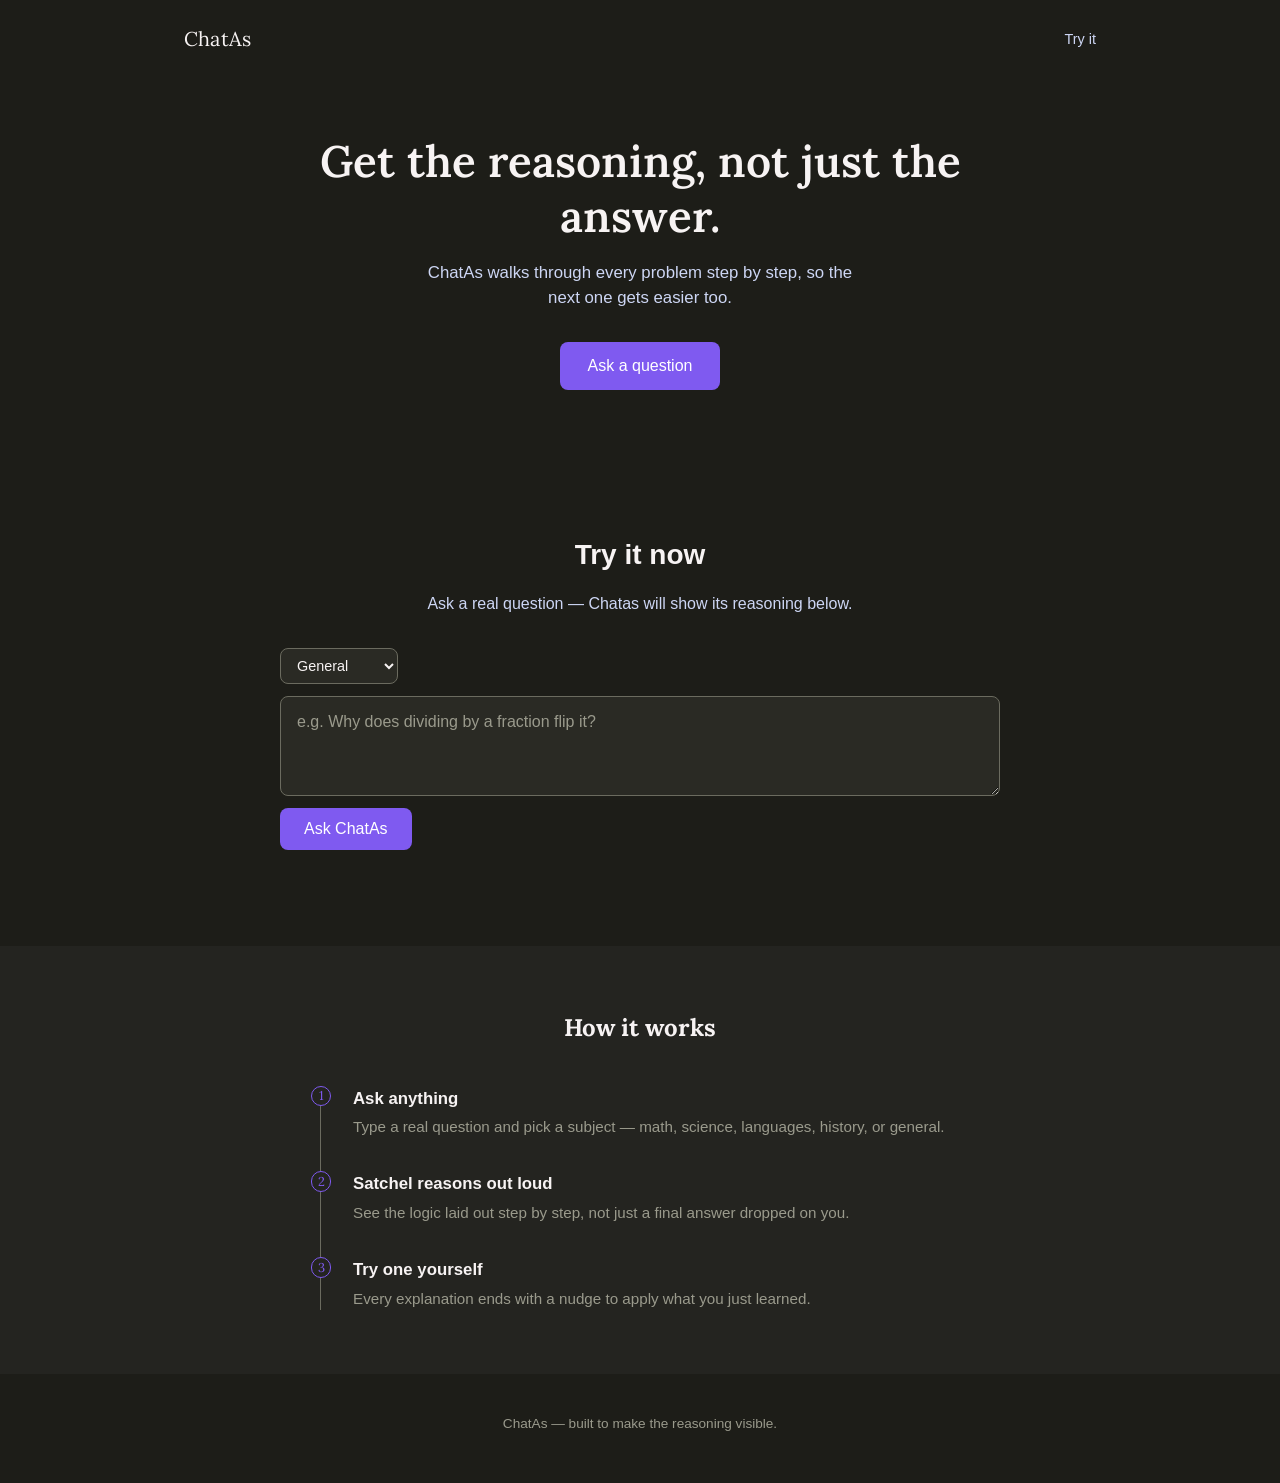
<file: index.html>
<!DOCTYPE html>
<html lang="en">
<head>
<meta charset="UTF-8">
<meta name="viewport" content="width=device-width, initial-scale=1">
<title>ChatAs — get the reasoning, not just the answer</title>
<meta name="description" content="Satchel walks through every problem step by step, so the next one gets easier too.">
<link rel="preconnect" href="https://fonts.googleapis.com">
<link rel="preconnect" href="https://fonts.gstatic.com" crossorigin>
<link href="https://fonts.googleapis.com/css2?family=Lora:wght@500;600&display=swap" rel="stylesheet">
<link rel="stylesheet" href="style2.css">
</head>
<body>

<header class="site-header">
  <div class="logo">ChatAs</div>
  <nav><a href="#try">Try it</a></nav>
</header>

<main>

  <section class="hero">
    <h1>Get the reasoning, not just the answer.</h1>
    <p>ChatAs walks through every problem step by step, so the next one gets easier too.</p>
    <a class="hero-cta" href="#try">Ask a question</a>
  </section>

  <section id="try" class="try-it">
    <div class="try-container">
      <h2>Try it now</h2>
      <p class="try-subhead">Ask a real question — Chatas will show its reasoning below.</p>

      <form id="ask-form" class="ask-form">
        <select id="subject-select" class="subject-select" aria-label="Subject">
          <option value="general">General</option>
          <option value="math">Math</option>
          <option value="science">Science</option>
          <option value="languages">Languages</option>
          <option value="history">History</option>
        </select>

        <textarea
          id="question-input"
          class="question-input"
          placeholder="e.g. Why does dividing by a fraction flip it?"
          maxlength="1500"
          required
        ></textarea>

        <button type="submit" class="ask-submit">Ask ChatAs</button>
      </form>

      <div id="chat-output" class="chat-mock" aria-live="polite"></div>
    </div>
  </section>

  <section class="how">
    <div class="how-container">
      <h2>How it works</h2>
      <ol class="how-steps">
        <li>
          <span class="num">1</span>
          <h3>Ask anything</h3>
          <p>Type a real question and pick a subject — math, science, languages, history, or general.</p>
        </li>
        <li>
          <span class="num">2</span>
          <h3>Satchel reasons out loud</h3>
          <p>See the logic laid out step by step, not just a final answer dropped on you.</p>
        </li>
        <li>
          <span class="num">3</span>
          <h3>Try one yourself</h3>
          <p>Every explanation ends with a nudge to apply what you just learned.</p>
        </li>
      </ol>
    </div>
  </section>

</main>

<footer class="site-footer">
  ChatAs — built to make the reasoning visible.
</footer>

<script>
(function () {
  // Your live backend on Render.
  const API_URL = "https://chatas-backend-an0u.onrender.com/api/ask";

  const form = document.getElementById("ask-form");
  const input = document.getElementById("question-input");
  const subjectSelect = document.getElementById("subject-select");
  const output = document.getElementById("chat-output");
  const submitBtn = form.querySelector(".ask-submit");

  form.addEventListener("submit", async function (e) {
    e.preventDefault();
    const question = input.value.trim();
    if (!question) return;

    appendUserBubble(question);
    input.value = "";
    submitBtn.disabled = true;
    submitBtn.textContent = "Thinking…";

    const loadingEl = appendLoadingBubble();

    try {
      const res = await fetch(API_URL, {
        method: "POST",
        headers: { "Content-Type": "application/json" },
        body: JSON.stringify({
          question: question,
          subject: subjectSelect.value,
        }),
      });

      if (!res.ok) {
        const errBody = await res.json().catch(() => ({}));
        throw new Error(errBody.detail || "Request failed");
      }

      const data = await res.json();
      loadingEl.remove();
      appendBotBubble(data);
    } catch (err) {
      loadingEl.remove();
      appendErrorBubble();
      console.error("Ask request failed:", err);
    } finally {
      submitBtn.disabled = false;
      submitBtn.textContent = "Ask Satchel";
    }
  });

  function appendUserBubble(text) {
    const div = document.createElement("div");
    div.className = "chat-bubble user-bubble";
    const p = document.createElement("p");
    p.textContent = text;
    div.appendChild(p);
    output.appendChild(div);
    output.scrollTop = output.scrollHeight;
  }

  function makeBotShell(introText) {
    const div = document.createElement("div");
    div.className = "chat-bubble bot-bubble";

    const label = document.createElement("div");
    label.className = "bot-label";
    const span = document.createElement("span");
    span.textContent = "Satchel";
    label.appendChild(span);
    div.appendChild(label);

    const intro = document.createElement("p");
    intro.className = "bot-intro";
    intro.textContent = introText;
    div.appendChild(intro);

    return div;
  }

  function appendLoadingBubble() {
    const div = makeBotShell("Thinking through it…");
    output.appendChild(div);
    output.scrollTop = output.scrollHeight;
    return div;
  }

  function appendBotBubble(data) {
    const div = makeBotShell(data.intro || "Here's the reasoning:");

    if (Array.isArray(data.steps) && data.steps.length) {
      const ol = document.createElement("ol");
      ol.className = "reasoning-steps";
      data.steps.forEach(function (step) {
        const li = document.createElement("li");
        li.textContent = step;
        ol.appendChild(li);
      });
      div.appendChild(ol);
    }

    if (data.followup) {
      const followup = document.createElement("p");
      followup.className = "bot-followup";
      followup.textContent = data.followup;
      div.appendChild(followup);
    }

    output.appendChild(div);
    output.scrollTop = output.scrollHeight;
  }

  function appendErrorBubble() {
    const div = makeBotShell(
      "Something went wrong reaching the server — please try again in a moment."
    );
    output.appendChild(div);
    output.scrollTop = output.scrollHeight;
  }
})();
</script>

</body>
</html>
</file>
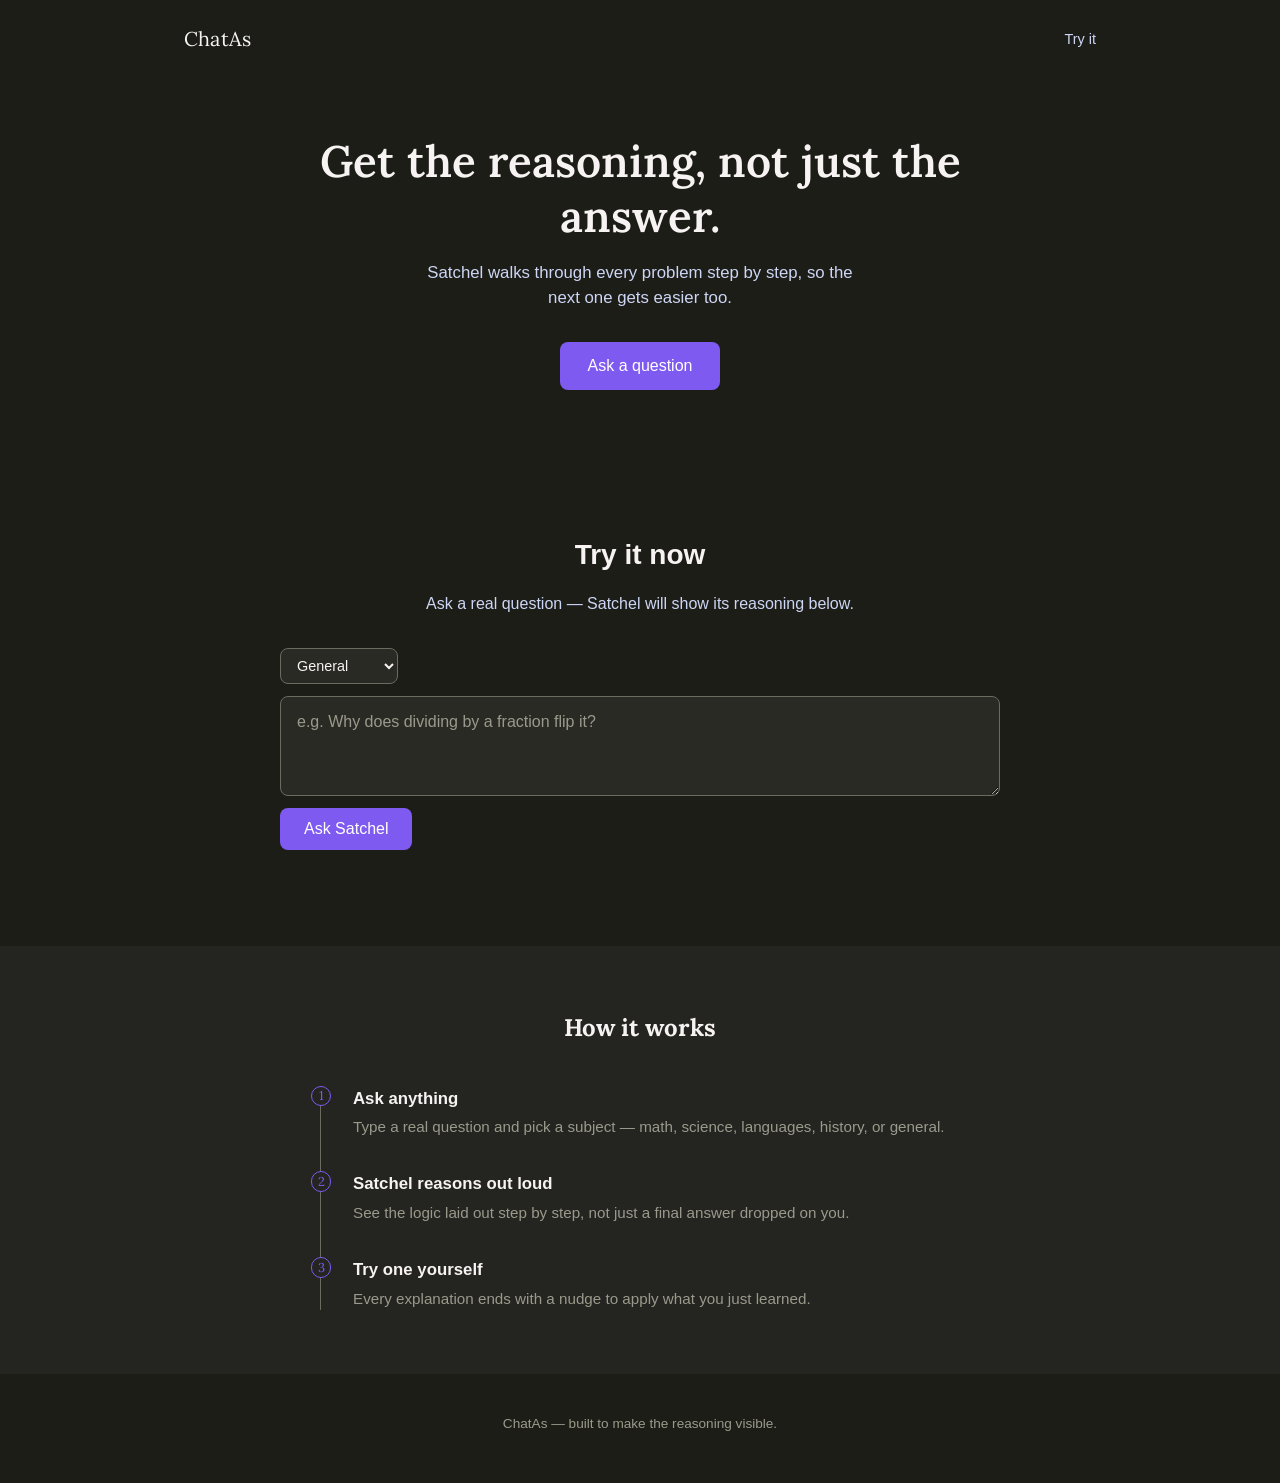
<file: index (1).html>
<!DOCTYPE html>
<html lang="en">
<head>
<meta charset="UTF-8">
<meta name="viewport" content="width=device-width, initial-scale=1">
<title>ChatAs — get the reasoning, not just the answer</title>
<meta name="description" content="Satchel walks through every problem step by step, so the next one gets easier too.">
<link rel="preconnect" href="https://fonts.googleapis.com">
<link rel="preconnect" href="https://fonts.gstatic.com" crossorigin>
<link href="https://fonts.googleapis.com/css2?family=Lora:wght@500;600&display=swap" rel="stylesheet">
<link rel="stylesheet" href="style2.css">
</head>
<body>

<header class="site-header">
  <div class="logo">ChatAs</div>
  <nav><a href="#try">Try it</a></nav>
</header>

<main>

  <section class="hero">
    <h1>Get the reasoning, not just the answer.</h1>
    <p>Satchel walks through every problem step by step, so the next one gets easier too.</p>
    <a class="hero-cta" href="#try">Ask a question</a>
  </section>

  <section id="try" class="try-it">
    <div class="try-container">
      <h2>Try it now</h2>
      <p class="try-subhead">Ask a real question — Satchel will show its reasoning below.</p>

      <form id="ask-form" class="ask-form">
        <select id="subject-select" class="subject-select" aria-label="Subject">
          <option value="general">General</option>
          <option value="math">Math</option>
          <option value="science">Science</option>
          <option value="languages">Languages</option>
          <option value="history">History</option>
        </select>

        <textarea
          id="question-input"
          class="question-input"
          placeholder="e.g. Why does dividing by a fraction flip it?"
          maxlength="1500"
          required
        ></textarea>

        <button type="submit" class="ask-submit">Ask Satchel</button>
      </form>

      <div id="chat-output" class="chat-mock" aria-live="polite"></div>
    </div>
  </section>

  <section class="how">
    <div class="how-container">
      <h2>How it works</h2>
      <ol class="how-steps">
        <li>
          <span class="num">1</span>
          <h3>Ask anything</h3>
          <p>Type a real question and pick a subject — math, science, languages, history, or general.</p>
        </li>
        <li>
          <span class="num">2</span>
          <h3>Satchel reasons out loud</h3>
          <p>See the logic laid out step by step, not just a final answer dropped on you.</p>
        </li>
        <li>
          <span class="num">3</span>
          <h3>Try one yourself</h3>
          <p>Every explanation ends with a nudge to apply what you just learned.</p>
        </li>
      </ol>
    </div>
  </section>

</main>

<footer class="site-footer">
  ChatAs — built to make the reasoning visible.
</footer>

<script>
(function () {
  // Your live backend on Render.
  const API_URL = "https://chatas-backend-an0u.onrender.com/api/ask";

  const form = document.getElementById("ask-form");
  const input = document.getElementById("question-input");
  const subjectSelect = document.getElementById("subject-select");
  const output = document.getElementById("chat-output");
  const submitBtn = form.querySelector(".ask-submit");

  form.addEventListener("submit", async function (e) {
    e.preventDefault();
    const question = input.value.trim();
    if (!question) return;

    appendUserBubble(question);
    input.value = "";
    submitBtn.disabled = true;
    submitBtn.textContent = "Thinking…";

    const loadingEl = appendLoadingBubble();

    try {
      const res = await fetch(API_URL, {
        method: "POST",
        headers: { "Content-Type": "application/json" },
        body: JSON.stringify({
          question: question,
          subject: subjectSelect.value,
        }),
      });

      if (!res.ok) {
        const errBody = await res.json().catch(() => ({}));
        throw new Error(errBody.detail || "Request failed");
      }

      const data = await res.json();
      loadingEl.remove();
      appendBotBubble(data);
    } catch (err) {
      loadingEl.remove();
      appendErrorBubble();
      console.error("Ask request failed:", err);
    } finally {
      submitBtn.disabled = false;
      submitBtn.textContent = "Ask Satchel";
    }
  });

  function appendUserBubble(text) {
    const div = document.createElement("div");
    div.className = "chat-bubble user-bubble";
    const p = document.createElement("p");
    p.textContent = text;
    div.appendChild(p);
    output.appendChild(div);
    output.scrollTop = output.scrollHeight;
  }

  function makeBotShell(introText) {
    const div = document.createElement("div");
    div.className = "chat-bubble bot-bubble";

    const label = document.createElement("div");
    label.className = "bot-label";
    const span = document.createElement("span");
    span.textContent = "Satchel";
    label.appendChild(span);
    div.appendChild(label);

    const intro = document.createElement("p");
    intro.className = "bot-intro";
    intro.textContent = introText;
    div.appendChild(intro);

    return div;
  }

  function appendLoadingBubble() {
    const div = makeBotShell("Thinking through it…");
    output.appendChild(div);
    output.scrollTop = output.scrollHeight;
    return div;
  }

  function appendBotBubble(data) {
    const div = makeBotShell(data.intro || "Here's the reasoning:");

    if (Array.isArray(data.steps) && data.steps.length) {
      const ol = document.createElement("ol");
      ol.className = "reasoning-steps";
      data.steps.forEach(function (step) {
        const li = document.createElement("li");
        li.textContent = step;
        ol.appendChild(li);
      });
      div.appendChild(ol);
    }

    if (data.followup) {
      const followup = document.createElement("p");
      followup.className = "bot-followup";
      followup.textContent = data.followup;
      div.appendChild(followup);
    }

    output.appendChild(div);
    output.scrollTop = output.scrollHeight;
  }

  function appendErrorBubble() {
    const div = makeBotShell(
      "Something went wrong reaching the server — please try again in a moment."
    );
    output.appendChild(div);
    output.scrollTop = output.scrollHeight;
  }
})();
</script>

</body>
</html>
</file>
<file: style2.css>
/* ==========================================================================
   ChatAs — style2.css
   Dark, warm-charcoal theme. One accent color (violet), one serif display
   face (Lora) for headline moments, Arial for everything else (matches the
   original #try section, which was built first).
   ========================================================================== */

:root {
  --bg: #1d1d18;
  --bg-panel: #242420;
  --text: #f7f3f3;
  --text-cool: #cdd6f4;
  --muted: #9a9a8c;
  --accent: #7f5af0;
  --accent-hover: #6a46d6;
  --border: #6b6b5f;
}

* {
  box-sizing: border-box;
}

html {
  scroll-behavior: smooth;
}

body {
  margin: 0;
  background: var(--bg);
  color: var(--text);
  font-family: Arial, sans-serif;
  line-height: 1.5;
}

img {
  max-width: 100%;
  display: block;
}

a {
  color: inherit;
}

/* ---------- header ---------- */
.site-header {
  display: flex;
  align-items: center;
  justify-content: space-between;
  max-width: 960px;
  margin: 0 auto;
  padding: 1.5rem 1.5rem 0;
}

.site-header .logo {
  font-family: 'Lora', Georgia, serif;
  font-size: 1.25rem;
  letter-spacing: 0.01em;
}

.site-header nav a {
  text-decoration: none;
  color: var(--text-cool);
  font-size: 0.9rem;
  border-bottom: 1px solid transparent;
  padding-bottom: 2px;
  transition: border-color 0.15s ease;
}

.site-header nav a:hover,
.site-header nav a:focus-visible {
  border-color: var(--accent);
}

/* ---------- hero ---------- */
.hero {
  max-width: 720px;
  margin: 0 auto;
  padding: 5rem 1.5rem 3.5rem;
  text-align: center;
  animation: hero-rise 0.6s ease-out both;
}

@keyframes hero-rise {
  from {
    opacity: 0;
    transform: translateY(10px);
  }
  to {
    opacity: 1;
    transform: translateY(0);
  }
}

.hero h1 {
  font-family: 'Lora', Georgia, serif;
  font-weight: 600;
  font-size: clamp(2rem, 5vw, 2.75rem);
  line-height: 1.25;
  margin: 0 0 1rem;
}

.hero p {
  color: var(--text-cool);
  font-size: 1.05rem;
  max-width: 46ch;
  margin: 0 auto 2rem;
}

.hero-cta {
  display: inline-block;
  background-color: var(--accent);
  color: #ffffff;
  text-decoration: none;
  border-radius: 8px;
  padding: 12px 28px;
  font-size: 1rem;
  transition: background-color 0.15s ease;
}

.hero-cta:hover,
.hero-cta:focus-visible {
  background-color: var(--accent-hover);
}

@media (prefers-reduced-motion: reduce) {
  .hero {
    animation: none;
  }
}

/* ---------- how it works ---------- */
.how {
  background: var(--bg-panel);
  padding: 4rem 1.5rem;
}

.how-container {
  max-width: 640px;
  margin: 0 auto;
}

.how h2 {
  font-family: 'Lora', Georgia, serif;
  font-size: 1.5rem;
  text-align: center;
  margin: 0 0 2.5rem;
}

.how-steps {
  list-style: none;
  margin: 0;
  padding: 0;
  border-left: 1px solid var(--border);
}

.how-steps li {
  position: relative;
  padding: 0 0 2rem 2rem;
}

.how-steps li:last-child {
  padding-bottom: 0;
}

.how-steps .num {
  position: absolute;
  left: -0.65rem;
  top: 0;
  width: 1.3rem;
  height: 1.3rem;
  border-radius: 50%;
  background: var(--bg-panel);
  border: 1px solid var(--accent);
  color: var(--accent);
  font-family: 'Lora', Georgia, serif;
  font-size: 0.8rem;
  display: flex;
  align-items: center;
  justify-content: center;
}

.how-steps h3 {
  margin: 0 0 0.35rem;
  font-size: 1.05rem;
}

.how-steps p {
  margin: 0;
  color: var(--muted);
  font-size: 0.95rem;
}

/* ---------- footer ---------- */
.site-footer {
  text-align: center;
  padding: 2.5rem 1.5rem 3rem;
  color: var(--muted);
  font-size: 0.85rem;
}

/* ==========================================================================
   #try section — original file, unchanged
   ========================================================================== */

/* ---------- #try section ---------- */
/* Colors match the dark hero/header theme (body background #1d1d18, light
   text) rather than the light-theme defaults used by other sections. */

.try-it {
  padding: 4rem 1.5rem;
}
.try-container {
  max-width: 720px;
  margin: 0 auto;
  text-align: center;
}
.try-container h2 {
  font-family: Arial, sans-serif;
  font-size: 1.75rem;
  color: #f7f3f3;
  margin-bottom: 0.5rem;
}
.try-subhead {
  font-family: Arial, sans-serif;
  color: #cdd6f4;
  margin-bottom: 2rem;
}

.ask-form {
  display: flex;
  flex-direction: column;
  gap: 0.75rem;
  text-align: left;
  margin-bottom: 2rem;
}

.subject-select {
  align-self: flex-start;
  background: #2a2a24;
  color: #f7f3f3;
  border: 1px solid #6b6b5f;
  border-radius: 8px;
  padding: 0.5rem 0.75rem;
  font-family: Arial, sans-serif;
  font-size: 0.9rem;
}

.question-input {
  width: 100%;
  min-height: 100px;
  resize: vertical;
  background: #2a2a24;
  color: #f7f3f3;
  border: 1px solid #6b6b5f;
  border-radius: 8px;
  padding: 0.85rem 1rem;
  font-family: Arial, sans-serif;
  font-size: 1rem;
  line-height: 1.5;
  box-sizing: border-box;
}
.question-input::placeholder {
  color: #9a9a8c;
}
.question-input:focus,
.subject-select:focus {
  outline: 2px solid #7f5af0;
  outline-offset: 2px;
}

.ask-submit {
  align-self: flex-start;
  background-color: #7f5af0;
  color: #ffffff;
  border: none;
  padding: 12px 24px;
  border-radius: 8px;
  font-family: Arial, sans-serif;
  font-size: 1rem;
  cursor: pointer;
}
.ask-submit:hover:not(:disabled) {
  background-color: #6a46d6;
}
.ask-submit:disabled {
  opacity: 0.7;
  cursor: default;
}

/* Reuse .chat-mock / .chat-bubble / .user-bubble / .bot-bubble / .bot-label /
   .reasoning-steps / .bot-followup — but bot-bubble needs a dark-theme
   override since #try sits on the dark background. */
.chat-mock {
  display: flex;
  flex-direction: column;
  gap: 0.75rem;
  text-align: left;
}
.chat-bubble {
  padding: 0.9rem 1.1rem;
  border-radius: 10px;
  font-family: Arial, sans-serif;
  font-size: 0.95rem;
}
.user-bubble {
  align-self: flex-end;
  background: var(--accent);
  color: #ffffff;
  max-width: 80%;
}
.user-bubble p {
  margin: 0;
}
#try .bot-bubble {
  background: #2a2a24;
  color: #f7f3f3;
  max-width: 90%;
}
.bot-label {
  display: flex;
  align-items: center;
  gap: 0.5rem;
  margin-bottom: 0.5rem;
  font-size: 0.85rem;
  color: var(--muted);
}
.bot-label img {
  width: 20px;
  height: 20px;
  border-radius: 50%;
}
.bot-intro {
  margin: 0 0 0.5rem;
}
.reasoning-steps {
  margin: 0 0 0.5rem;
  padding-left: 1.2rem;
}
.reasoning-steps li {
  margin-bottom: 0.4rem;
}
#try .bot-followup {
  color: #cdd6f4;
  margin: 0;
  font-style: italic;
}

@media (max-width: 480px) {
  .ask-submit,
  .subject-select {
    width: 100%;
  }
}
</file>
